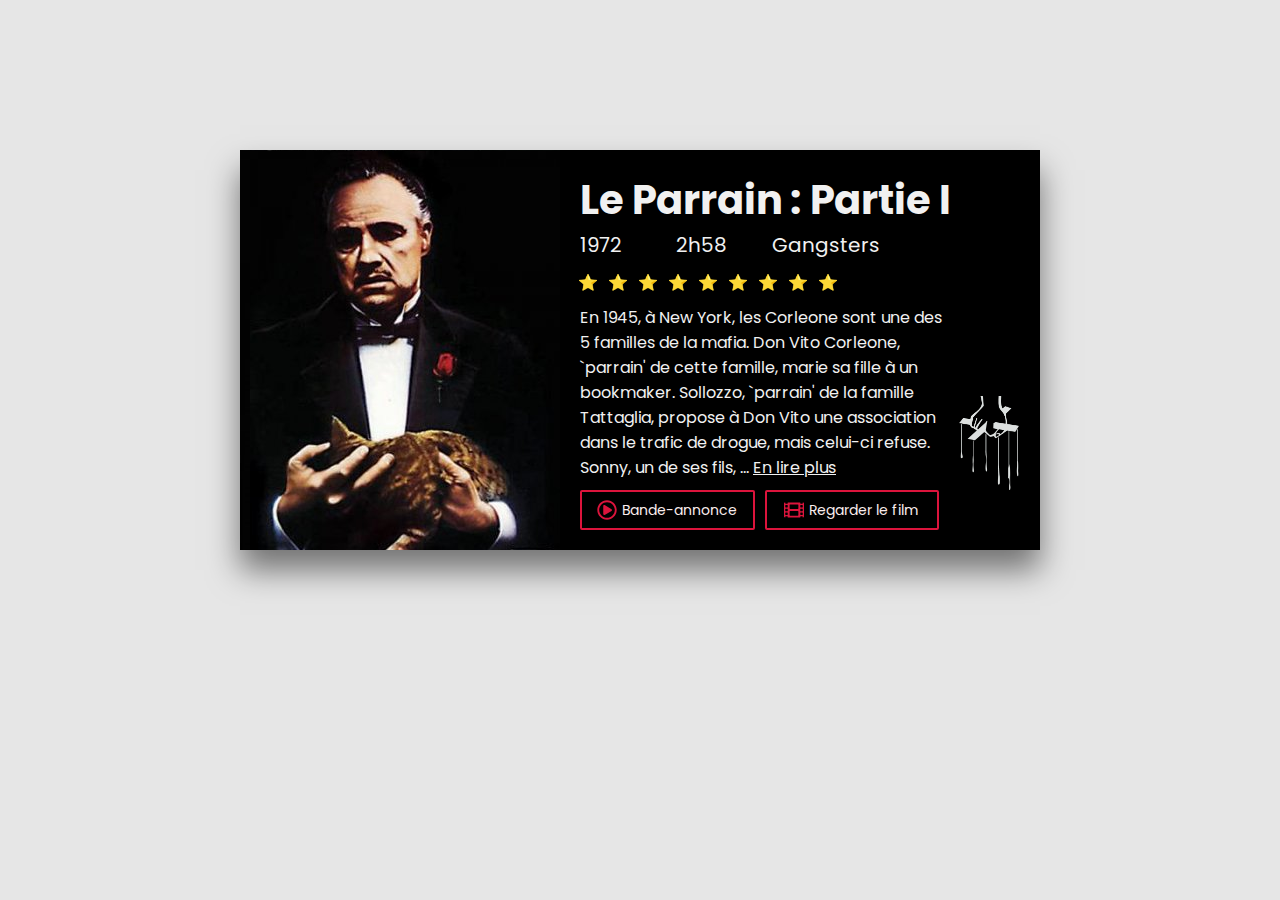
<file: CarteFilm/index.html>
<!DOCTYPE html>
<html lang="fr">
<head>
    <meta charset="UTF-8">
    <meta name="viewport" content="width=device-width, initial-scale=1.0">
    <meta http-equiv="X-UA-Compatible" content="ie=edge">
    <title>Carte film</title>
    <link rel="stylesheet" href="style.css">
    <link href="https://fonts.googleapis.com/css?family=Poppins&display=swap" rel="stylesheet">
</head>
<body>
    
    <div class="carteCinema">

        <div class="logoMain">
            <img src="ressources/logoParrain.jpg" alt="logo parrain" class="imgLogo">
        </div>

        <div class="image"></div>

        <div class="contenu">

            <h2 class="titreFilm">Le Parrain : Partie I</h2>

            <div class="caracts">
                <p class="info">1972</p>
                <p class="info">2h58</p>
                <p class="info">Gangsters</p>
            </div>


            <div class="classement">
                <div class="stars">⭐</div>
                <div class="stars">⭐</div>
                <div class="stars">⭐</div>
                <div class="stars">⭐</div>
                <div class="stars">⭐</div>
                <div class="stars">⭐</div>
                <div class="stars">⭐</div>
                <div class="stars">⭐</div>
                <div class="stars">⭐</div>
            </div>


            <div class="synopsis">
                En 1945, à New York, les Corleone sont une des 5 familles de la mafia. Don Vito Corleone, `parrain' de cette famille, marie sa fille à un bookmaker. Sollozzo, `parrain' de la famille Tattaglia, propose à Don Vito une association dans le trafic de drogue, mais celui-ci refuse. Sonny, un de ses fils, ... 
                <a href="#" class="lienMore">En lire plus</a>
            </div>

            <div class="regarder">
                <div class="btn">
                    <span class="icon">
                        <img src="ressources/play.svg" alt="icone play">
                    </span>
                    Bande-annonce
                </div>
                <div class="btn">
                    <span class="icon">
                        <img src="ressources/filmicon.svg" alt="icone film">
                    </span>
                    Regarder le film
                </div>
            </div>
        </div>


    </div>

</body>
</html>
</file>
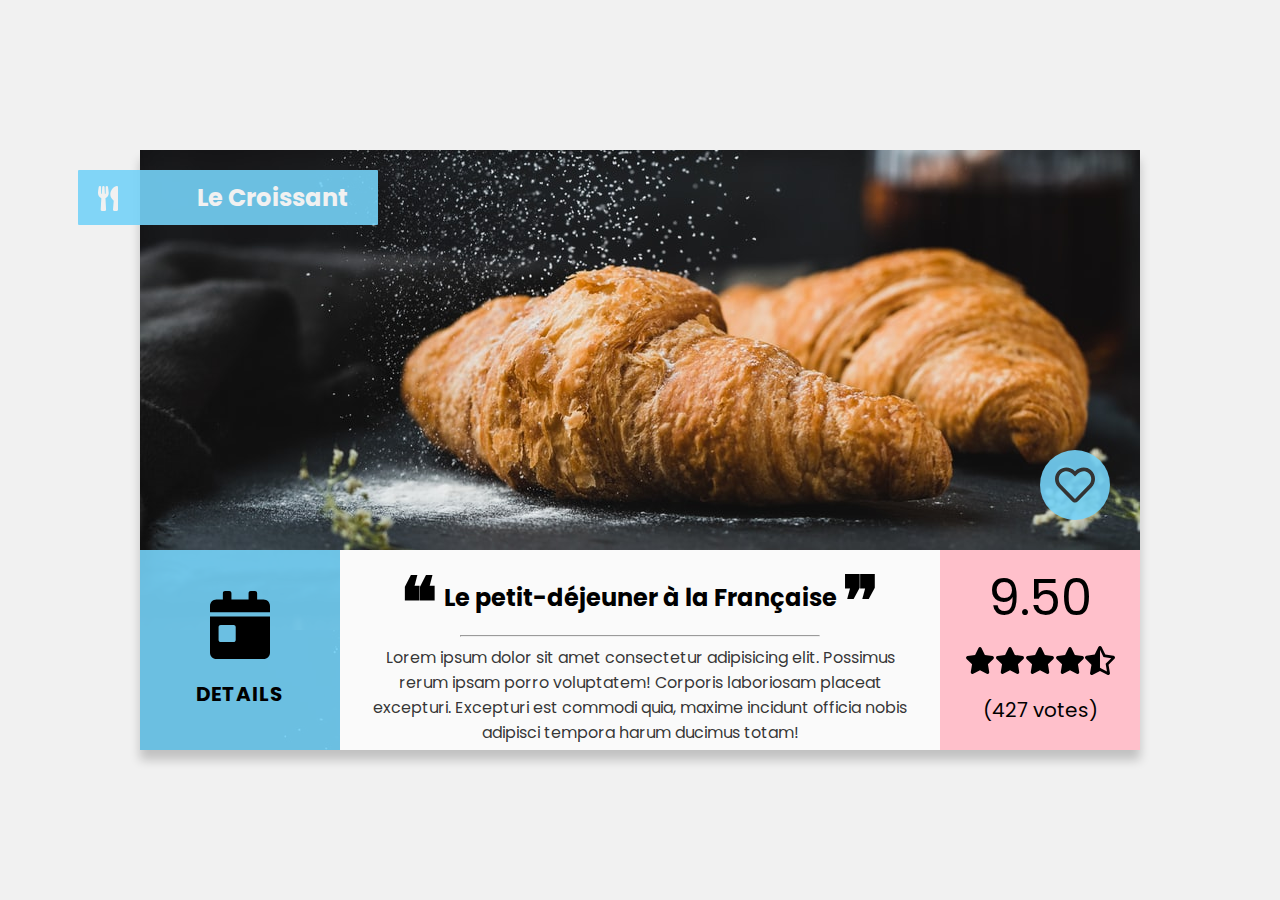
<file: CarteGrille/index.html>
<!DOCTYPE html>
<html lang="fr">
<head>
    <meta charset="UTF-8">
    <meta name="viewport" content="width=device-width, initial-scale=1.0">
    <meta http-equiv="X-UA-Compatible" content="ie=edge">
    <title>Carte Grille</title>
    <link rel="stylesheet" href="style.css">
    <link href="https://fonts.googleapis.com/css?family=Poppins&display=swap" rel="stylesheet">
</head>
<body>
    
    <div class="carteGrille">

        <div class="imgGat"></div>

        <div class="nom">
            <h2 class="titre">
                <span class="iconeFood">
                    <img src="ressources/iconeFood.svg" alt="icone">
                </span>
                <span>
                    Le Croissant
                </span>
            </h2>

        </div>

        <div class="like">
            <img src="ressources/coeur.svg" alt="icone like" class="likeIcon">
        </div>

        <div class="details">
            <img src="ressources/calendar.svg" alt="calendrier icone" class="infoIcon">
            <p>DETAILS</p>
        </div>

        <div class="infos">
            <h2 class="pres">
                Le petit-déjeuner à la Française
            </h2>
            <hr class="divider">
            <div class="ingr">
                Lorem ipsum dolor sit amet consectetur adipisicing elit. Possimus rerum ipsam porro voluptatem! Corporis laboriosam placeat excepturi. Excepturi est commodi quia, maxime incidunt officia nobis adipisci tempora harum ducimus totam!
            </div>
        </div>


        <div class="note">
            <div class="nt">9.50</div>
            <div class="stars">
                <img src="ressources/star.svg" alt="etoile" class="s">
                <img src="ressources/star.svg" alt="etoile" class="s">
                <img src="ressources/star.svg" alt="etoile" class="s">
                <img src="ressources/star.svg" alt="etoile" class="s">
                <img src="ressources/halfs.svg" alt="demie etoile" class="s">
            </div>
            <div class="nb">
                (427 votes)
            </div>
        </div>

    </div>

</body>
</html>
</file>
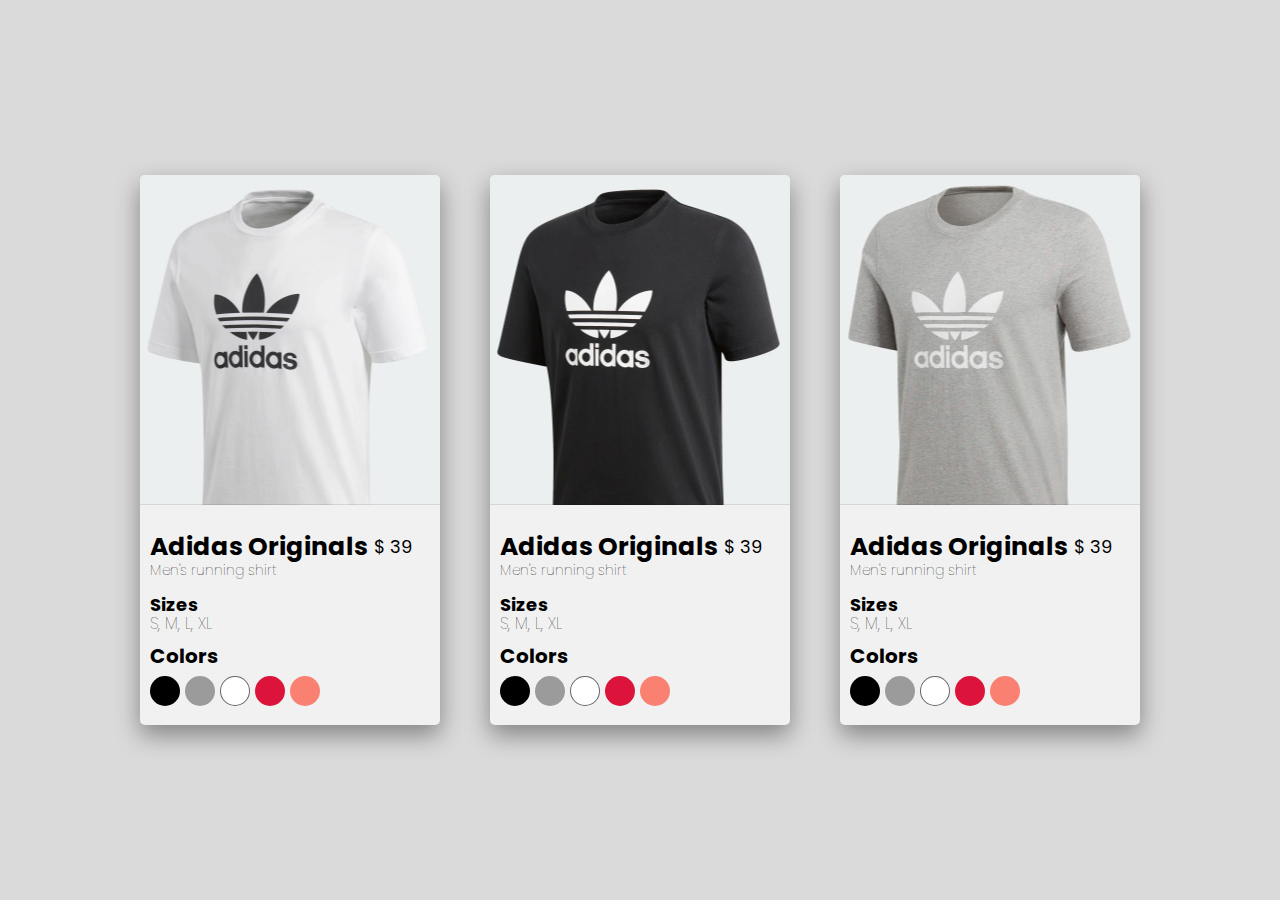
<file: CartesEcommerce/index.html>
<!DOCTYPE html>
<html lang="fr">
<head>
    <meta charset="UTF-8">
    <meta name="viewport" content="width=device-width, initial-scale=1.0">
    <meta http-equiv="X-UA-Compatible" content="ie=edge">
    <title>Cartes e-commerce</title>
    <link rel="stylesheet" href="style.css">
    <link href="https://fonts.googleapis.com/css?family=Poppins&display=swap" rel="stylesheet">
</head>
<body>
    <div class="cartes">
        <div class="partImg img1">
            <div class="filtreBleu">
                <div class="btnReveal">Acheter</div>
            </div>
        </div>

        <div class="titrePrix">
            <h2 class="titreCarte">
                Adidas Originals
            </h2>
            <p class="prix">$ 39</p>
        </div>

        <div class="tailles">
            <p class="taillesTxt">Sizes</p>
        </div>

        <div class="colors">
            <h2 class="sousTitreC">Colors</h2>
            <div class="contRonds">
                <div class="ronds"></div>
                <div class="ronds"></div>
                <div class="ronds"></div>
                <div class="ronds"></div>
                <div class="ronds"></div>
            </div>
        </div>
    </div>



    <div class="cartes">
        <div class="partImg img2">
            <div class="filtreBleu">
                <div class="btnReveal">Acheter</div>
            </div>
        </div>

        <div class="titrePrix">
            <h2 class="titreCarte">
                Adidas Originals
            </h2>
            <p class="prix">$ 39</p>
        </div>

        <div class="tailles">
            <p class="taillesTxt">Sizes</p>
        </div>

        <div class="colors">
            <h2 class="sousTitreC">Colors</h2>
            <div class="contRonds">
                <div class="ronds"></div>
                <div class="ronds"></div>
                <div class="ronds"></div>
                <div class="ronds"></div>
                <div class="ronds"></div>
            </div>
        </div>
    </div>



    <div class="cartes">
        <div class="partImg img3">
            <div class="filtreBleu">
                <div class="btnReveal">Acheter</div>
            </div>
        </div>

        <div class="titrePrix">
            <h2 class="titreCarte">
                Adidas Originals
            </h2>
            <p class="prix">$ 39</p>
        </div>

        <div class="tailles">
            <p class="taillesTxt">Sizes</p>
        </div>

        <div class="colors">
            <h2 class="sousTitreC">Colors</h2>
            <div class="contRonds">
                <div class="ronds"></div>
                <div class="ronds"></div>
                <div class="ronds"></div>
                <div class="ronds"></div>
                <div class="ronds"></div>
            </div>
        </div>
    </div>
</body>
</html>
</file>
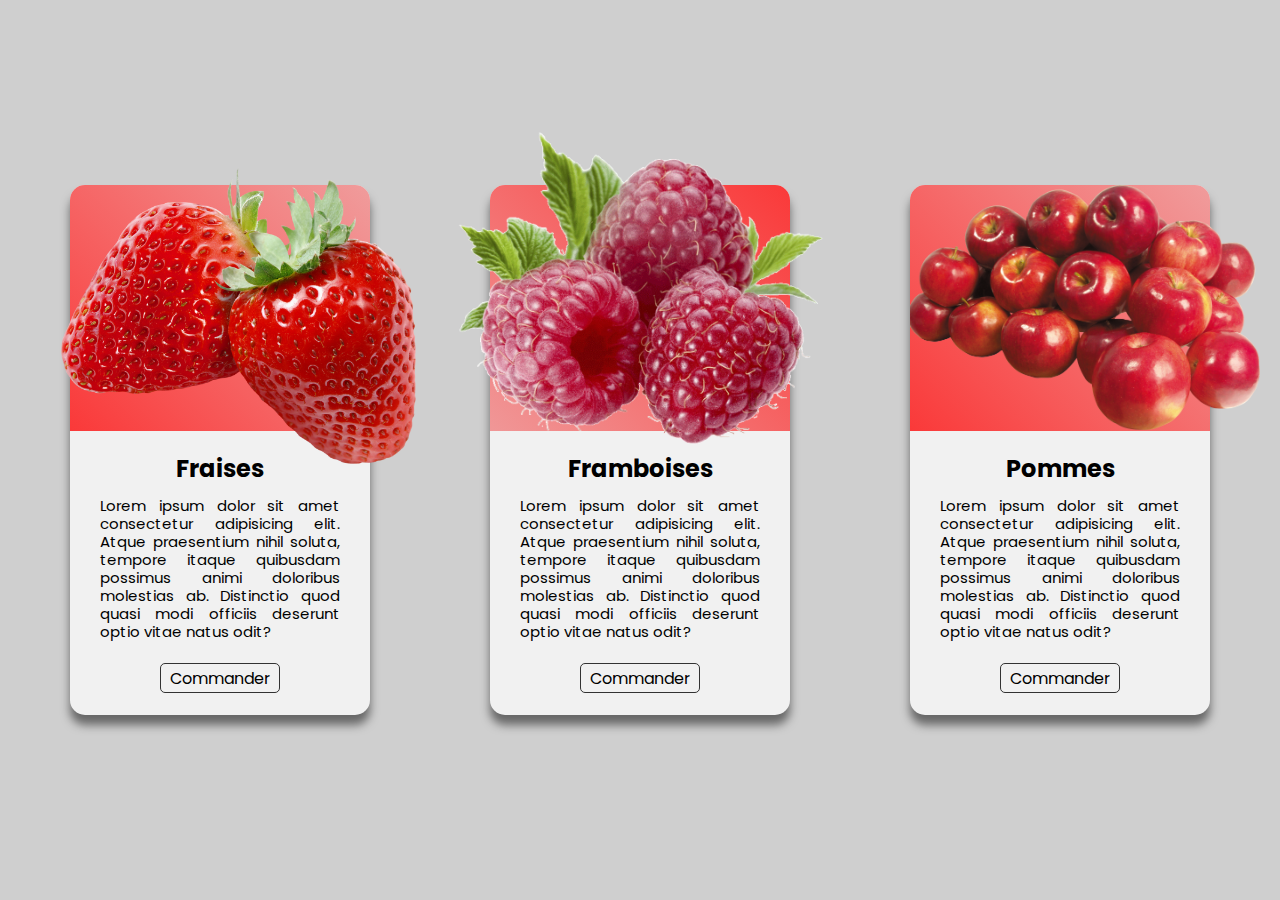
<file: CartesPng/index.html>
<!DOCTYPE html>
<html lang="fr">
<head>
    <meta charset="UTF-8">
    <meta name="viewport" content="width=device-width, initial-scale=1.0">
    <meta http-equiv="X-UA-Compatible" content="ie=edge">
    <title>Cartes PNG</title>
    <link rel="stylesheet" href="style.css">
    <link href="https://fonts.googleapis.com/css?family=Poppins&display=swap" rel="stylesheet">
</head>
<body>
    
    <div class="cartes">

        <div class="deg">
            <img src="ressources/fraises.png" alt="fraises">
        </div>

        <h2 class="titre">Fraises</h2>

        <p class="info">
            Lorem ipsum dolor sit amet consectetur adipisicing elit. Atque praesentium nihil soluta, tempore itaque quibusdam possimus animi doloribus molestias ab. Distinctio quod quasi modi officiis deserunt optio vitae natus odit?
        </p>

        <div class="btnBox">
            <div class="btn">Commander</div>
        </div>

    </div>

    <div class="cartes">

        <div class="deg">
            <img src="ressources/framboises.png" alt="framboises">
        </div>

        <h2 class="titre">Framboises</h2>

        <p class="info">
            Lorem ipsum dolor sit amet consectetur adipisicing elit. Atque praesentium nihil soluta, tempore itaque quibusdam possimus animi doloribus molestias ab. Distinctio quod quasi modi officiis deserunt optio vitae natus odit?
        </p>

        <div class="btnBox">
            <div class="btn">Commander</div>
        </div>

    </div>

    <div class="cartes">

        <div class="deg">
            <img src="ressources/pomme.png" alt="pommes">
        </div>

        <h2 class="titre">Pommes</h2>

        <p class="info">
            Lorem ipsum dolor sit amet consectetur adipisicing elit. Atque praesentium nihil soluta, tempore itaque quibusdam possimus animi doloribus molestias ab. Distinctio quod quasi modi officiis deserunt optio vitae natus odit?
        </p>

        <div class="btnBox">
            <div class="btn">Commander</div>
        </div>

    </div>


    

</body>
</html>
</file>
<file: CarteFilm/style.css>
*, ::before, ::after {
    box-sizing: border-box;
}

body {
    margin: 0;
    padding: 0;
    height: 100vh;
    background: rgb(230,230,230);
    display: flex;
    justify-content: center;
    align-items: center;
    font-family: 'Poppins', sans-serif;
}
.carteCinema {
    width: 800px;
    height: 400px;
    flex-shrink: 0;
    background: #000;
    display: flex;
    margin-bottom: 200px;
    position: relative;
    overflow: hidden;
    box-shadow: 0px 20px 30px rgba(0,0,0,0.5);
}
.logoMain {
    position: absolute;
    right: -15px;
    bottom: 50px;
    z-index: 1;
}
.imgLogo {
    width: 130px;
}
.image {
    width: 40%;
    height: 100%;
    background: url('ressources/imgMovie.jpg');
    background-position: 10px 1px;
}
.contenu {
    width: 60%;
    height: 100%;
}

.titreFilm {
    font-size: 40px;
    color: #f1f1f1;
    padding: 20px 20px 0px 20px;
    margin: 0;
}
.caracts {
    width: 100%;
    display: flex;
    font-size: 20px;
    color: #f1f1f1;
}
.info {
    margin: 0;
    width: 20%;
    padding: 0px 20px;
}
.classement {
    width: 100%;
    display: flex;
    padding: 10px 0px 0px 13px;
}
.stars {
    margin: 0px 5px;
}
.synopsis {
    width: 80%;
    padding: 10px 0px 0px 20px;
    color: #f1f1f1;
    position: relative;
    z-index: 100;
}
.lienMore {
    color: #f1f1f1;
}
.regarder {
    width: 80%;
    display: flex;
    color: #fbeded;
    padding: 10px 0px 0px 15px;
}
.btn {
    width: 180px;
    height: 40px;
    font-size: 14px;
    border: 2px solid crimson;
    border-radius: 2px;
    display: flex;
    justify-content: center;
    align-items: center;
    margin: 0 5px;
    cursor: pointer;
    position: relative;
    z-index: 50;
    transition: background 1s ease;
}
.btn:hover {
    transition: background 0.2s ease;
    background: #1a1a1a;
}
.icon img {
    width: 20px;
    margin-right: 5px;
    margin-top: 5px;
}
</file>
<file: CarteGrille/style.css>
*, ::before, ::after {
    box-sizing: border-box;
}

body {
    margin: 0;
    padding: 0;
    height: 100vh;
    display: flex;
    justify-content: center;
    align-items: center;
    background: #f1f1f1;
    font-family: 'Poppins', sans-serif;
}

.carteGrille {
    display: grid;
    grid-template: repeat(3, 200px) / repeat(5, 200px);
    background: url('ressources/croissant.jpg');
    background-size: cover;
    background-position: 0 160%;
    position: relative;
    box-shadow: 0px 10px 10px rgba(0, 0, 0, 0.2);
}
.nom {
    /* deb row / deb col / fin row / fin col */
    grid-area: 1 / 1 / 2 / 2;
    position: relative;
}
.titre {
    padding: 10px 30px 10px 20px;
    position: absolute;
    width: 150%;
    left: -62px;
    background: rgba(116, 210, 247, 0.9);
    border-radius: 1px;
    display: flex;
    justify-content: space-between;
    color: #f1f1f1;
}
.iconeFood {
    display: block;
}
.iconeFood img {
    width: 20px;
    position: relative;
    top: 5px;
}
.like {
    border-radius: 50%;
    width: 70px;
    height: 70px;
    background: rgba(116,210,247,0.9);
    position: absolute;
    right: 30px;
    top: 300px;
    display: flex;
    justify-content: center;
    align-items: center;
}
.likeIcon {
    width: 40px;
}
.details {
    grid-area: 3 / 1 / 4 / 2;
    background: rgba(116,210,247,0.9);
    display: flex;
    flex-direction: column;
    justify-content: center;
    align-items: center;
}
.infoIcon {
    margin-top: 20px;
    width: 60px;
}
.details p {
    font-size: 20px;
    font-weight: bold;
    letter-spacing: 1px;
}

.infos {
    grid-area: 3 / 2 / 4 / 5;
    background: rgb(250,250,250);
}
.pres {
    margin: 30px 0px 20px 0px;
    text-align: center;
    position: relative;
}
.pres::before {
    content: "❝";
    font-size: 70px;
    position: absolute;
    top: -30px;
    left: 60px;
}
.pres::after {
    content: "❞";
    font-size: 70px;
    position: absolute;
    bottom: -40px;
    right: 60px;
}
.divider {
    width: 60%;
}
.ingr {
    padding: 0px 30px;
    text-align: center;
    color: rgba(0, 0, 0, 0.8);
}

.note {
    grid-area: 3 / 5 / 4 / 6;
    background: pink;
}
.nt {
    text-align: center;
    font-size: 50px;
    padding-top: 10px;
}
.stars {
    display: flex;
    justify-content: center;
    padding-top: 10px;
}
.s {
    width: 30px;
}
.nb {
    text-align: center;
    font-size: 20px;
    padding-top: 20px;
}
</file>
<file: CartesEcommerce/style.css>
*, ::before, ::after {
    box-sizing: border-box;
}

body {
    font-family: 'Poppins', sans-serif;
    margin: 0;
    padding: 0;
    height: 100vh;
    display: flex; 
    justify-content: center;
    align-items: center;
    background: rgb(218,218,218);
}

.cartes {
    background: #f1f1f1;
    width: 300px;
    height: 550px;
    flex-shrink: 0;
    border-radius: 5px;
    margin: 0 25px;
    box-shadow: 0px 10px 25px rgba(0,0,0,0.4);
}

.img1 {
    background: url("ressources/tshirt1.png");
}
.img2 {
    background: url("ressources/tshirt2.png");
}
.img3 {
    background: url("ressources/tshirt3.png");
}
.partImg {
    height: 60%;
    width: 100%;
    background-position: top;
    position: relative;
    border-bottom: 1px solid rgba(0,0,0,0.1);
    border-top-right-radius: 5px;
    border-top-left-radius: 5px;
}


.filtreBleu {
    position: absolute;
    top: 0;
    left: 0;
    bottom: 0;
    right: 0;
    transition: background 0.4s ease;
}
.filtreBleu:hover {
    cursor: pointer;
    background: rgba(118,176,194,0.5);
}
.btnReveal {
    width: 100px;
    height: 40px;
    background: #f1f1f1;
    border-radius: 5px;
    display: flex;
    justify-content: center;
    align-items: center;
    color: rgb(118,176,194);
    position: absolute;
    top: 50%;
    left: 50%;
    transform: translate(-50%, -50%);
    opacity: 0;
    transition: opacity 0.2s ease;
}
.filtreBleu:hover .btnReveal{
    opacity: 1;
}
.titrePrix {
    padding: 10px;
    width: 100%;
    display: flex;
}
.titreCarte {
    display: flex;
    align-items: center;
    margin: 0;
    width: 80%;
    font-size: 25px;
    position: relative;
}
.titreCarte::after {
    content: "Men's running shirt";
    font-weight: 100;
    font-size: 14px;
    position: absolute;
    top: 45px;
}

.prix {
    width: 20%;
    font-size: 18px;
}
.tailles {
    padding: 3px 10px;
    width: 100%;
}
.taillesTxt {
    margin: 0;
    font-weight: bold;
    position: relative;
    font-size: 18px;
}
.taillesTxt::after {
    content: "S, M, L, XL";
    font-weight: 100;
    font-size: 16px;
    position: absolute;
    top: 20px;
    left:0;
}
.colors {
    padding: 20px 10px;
    width: 100%;
}
.sousTitreC {
    padding-bottom: 5px;
    font-size: 20px;
    margin: 0;
}
.contRonds {
    width: 100%;
    display: flex;
}
.ronds {
    height: 30px;
    width: 30px;
    border-radius: 50%;
    margin-right: 5px;
    cursor: pointer;
}
.ronds:nth-child(1){
    background: #000;
}
.ronds:nth-child(2){
    background: #9b9b9b;
}
.ronds:nth-child(3){
    background: #fff;
    border: 0.1px solid rgba(0,0,0,0.6);
}
.ronds:nth-child(4){
    background: crimson;
}
.ronds:nth-child(5){
    background: salmon;
}
</file>
<file: CartesPng/style.css>
*, ::before, ::after {
    box-sizing: border-box;
}

body {
    margin: 0;
    padding: 0;
    height: 100vh;
    display: flex;
    justify-content: center;
    align-items: center;
    flex-wrap: wrap;
    background: rgb(207,207,207);
    font-family: 'Poppins', sans-serif;
}

.cartes {
    width: 300px;
    height: 530px;
    flex-shrink: 0;
    border-radius: 15px;
    background: #f1f1f1;
    display:flex;
    flex-direction: column;
    box-shadow: 0px 10px 10px rgba(0,0,0,0.5);
    margin: 60px 60px;

}

.deg {
    height: 50%;
    background: rgb(242,108,108);
    background: linear-gradient(45deg, #fa3939, rgb(240,156,156));
    position: relative;
    border-top-left-radius: 15px;
    border-top-right-radius: 15px;
}
.cartes:nth-child(1) .deg img {
    width: 450px;
    position: absolute;
    top: -100px;
    left: -50px;
}
.cartes:nth-child(2) .deg img {
    width: 400px;
    position: absolute;
    top: -90px;
    left: -50px;
}
.cartes:nth-child(2) .deg {
    background: linear-gradient(45deg, #f09797, #fa3939);
}

.cartes:nth-child(3) .deg img {
    width: 350px;
    position: absolute;
    top: 0px;
    left: 0px;
}
.titre {
    height: 5%;
    text-align: center;
    margin: 20px 0px 10px 0px;
}
.info {
    text-align: justify;
    height: 30%;
    padding: 10px 30px 0px 30px;
    line-height: 18px;
    font-size: 15px;
    margin: 0;
}
.btnBox {
    height: 15%;
    display: flex;
    justify-content: center;
    align-items: center;
}
.btn {
    display: flex;
    justify-content: center;
    align-items: center;
    border: 1px solid #333;
    width: 120px;
    height: 30px;
    border-radius: 5px;
    cursor: pointer;
    transition: all 0.2s ease;
}
.btn:hover {
    transition: all 0.2s ease;
    background: #333;
    color: #f1f1f1;
}
</file>
